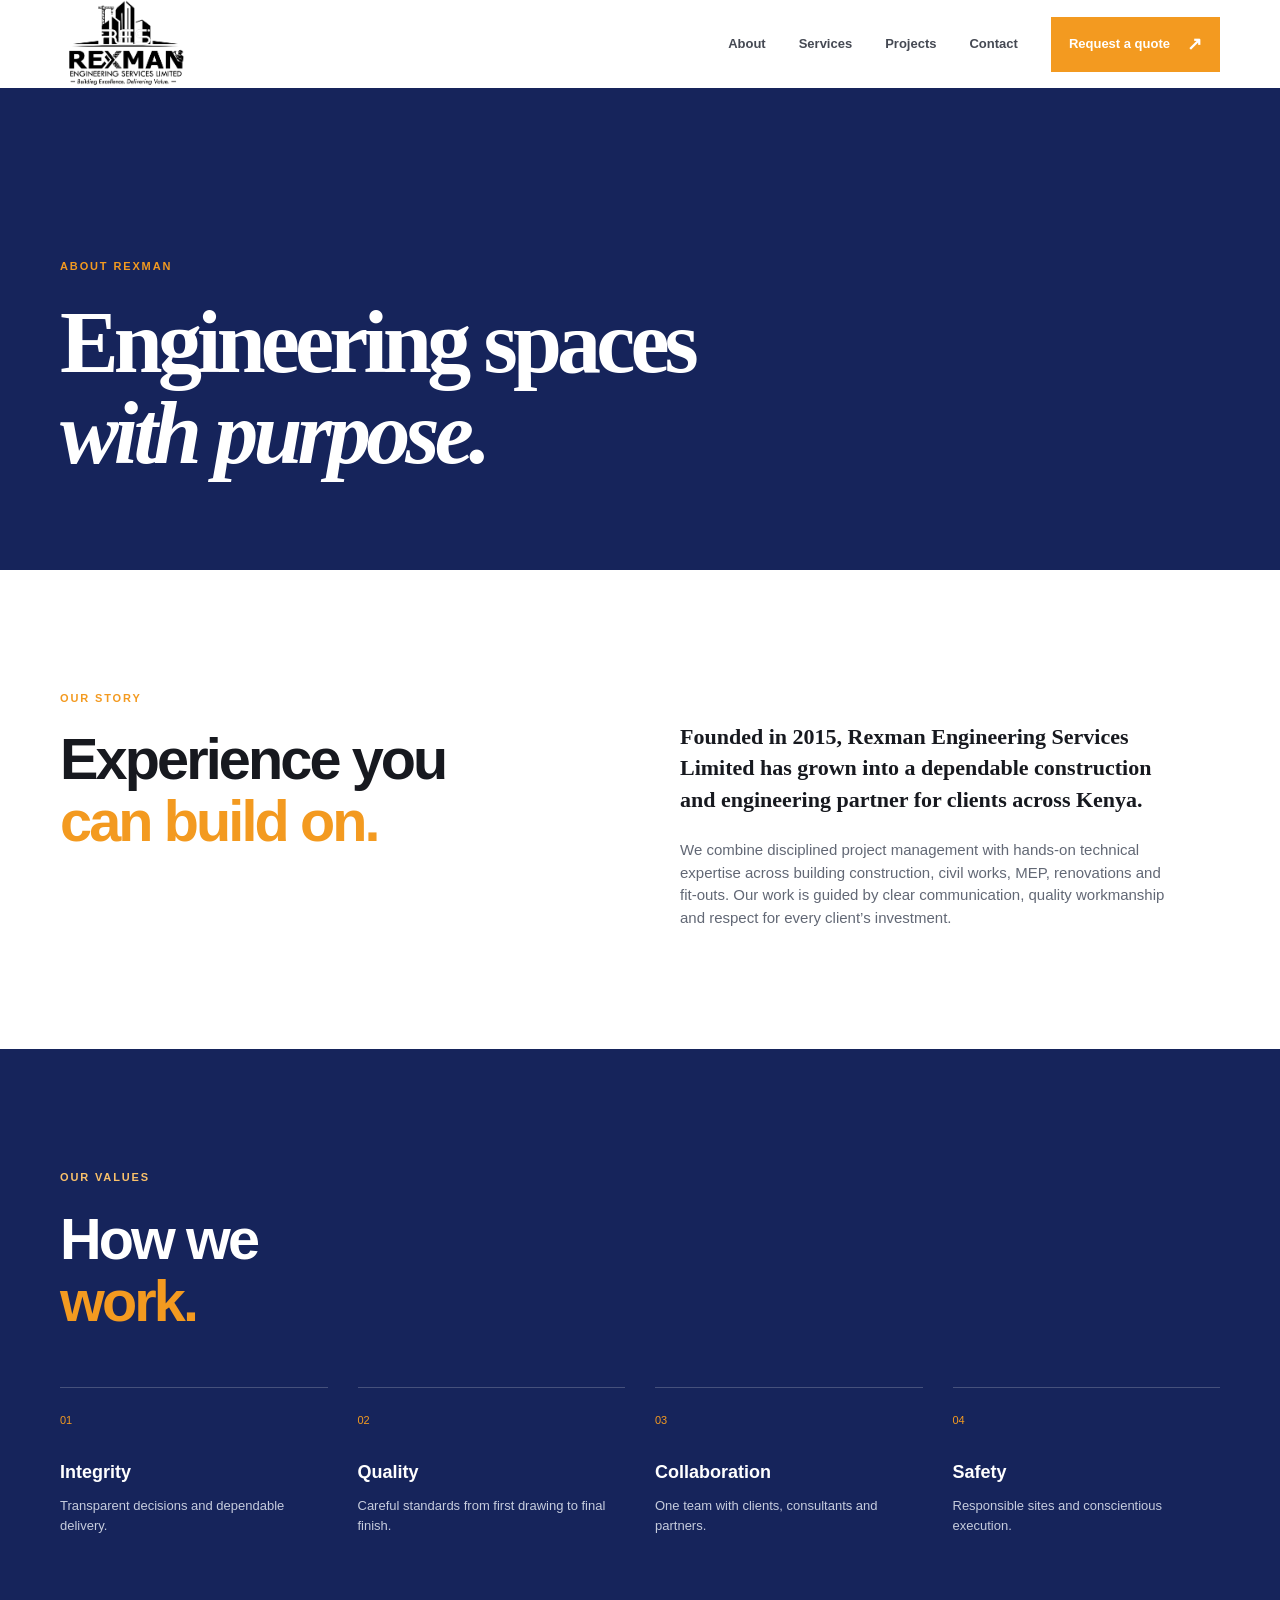
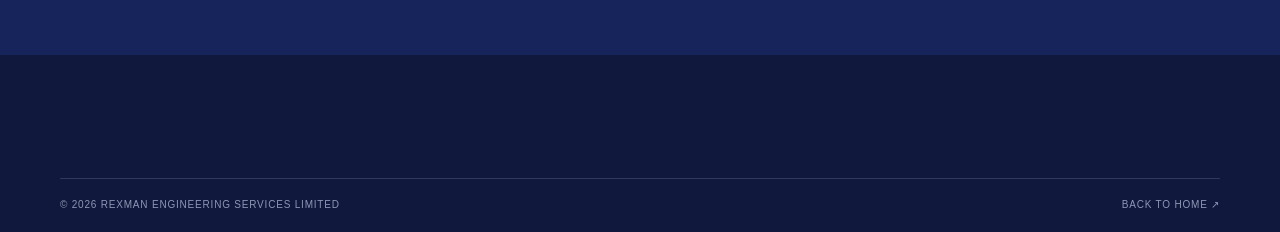
<file: about.html>
<!doctype html><html lang="en"><head><meta charset="utf-8"><meta name="viewport" content="width=device-width,initial-scale=1"><meta name="description" content="Learn about Rexman Engineering Services Limited, a trusted Kenyan construction and engineering partner."><title>About Rexman | Engineering Services Kenya</title><link rel="canonical" href="https://www.rexman.co.ke/about.html"><link rel="stylesheet" href="styles.css"></head><body><header class="site-header page-header"><div class="container nav-wrap"><a class="brand" href="index.html"><img src="Rexman_Logo.png" alt="Rexman Engineering Services Limited"></a><nav class="site-nav"><a href="about.html">About</a><a href="services.html">Services</a><a href="projects.html">Projects</a><a href="index.html#contact">Contact</a><a class="nav-cta" href="index.html#contact">Request a quote <span>↗</span></a></nav></div></header><main><section class="page-hero"><div class="container"><p class="eyebrow">ABOUT REXMAN</p><h1>Engineering spaces<br><em>with purpose.</em></h1></div></section><section class="section"><div class="container split"><div><p class="eyebrow">OUR STORY</p><h2>Experience you<br><em>can build on.</em></h2></div><div class="about-copy"><p class="lead">Founded in 2015, Rexman Engineering Services Limited has grown into a dependable construction and engineering partner for clients across Kenya.</p><p>We combine disciplined project management with hands-on technical expertise across building construction, civil works, MEP, renovations and fit-outs. Our work is guided by clear communication, quality workmanship and respect for every client’s investment.</p></div></div></section><section class="principles section"><div class="container"><div class="section-heading"><div><p class="eyebrow light">OUR VALUES</p><h2>How we<br><em>work.</em></h2></div></div><div class="principles-grid"><div class="principle"><span>01</span><h3>Integrity</h3><p>Transparent decisions and dependable delivery.</p></div><div class="principle"><span>02</span><h3>Quality</h3><p>Careful standards from first drawing to final finish.</p></div><div class="principle"><span>03</span><h3>Collaboration</h3><p>One team with clients, consultants and partners.</p></div><div class="principle"><span>04</span><h3>Safety</h3><p>Responsible sites and conscientious execution.</p></div></div></div></section></main><footer class="footer"><div class="container footer-bottom"><span>© 2026 Rexman Engineering Services Limited</span><a href="index.html">Back to home ↗</a></div></footer></body></html>
</file>
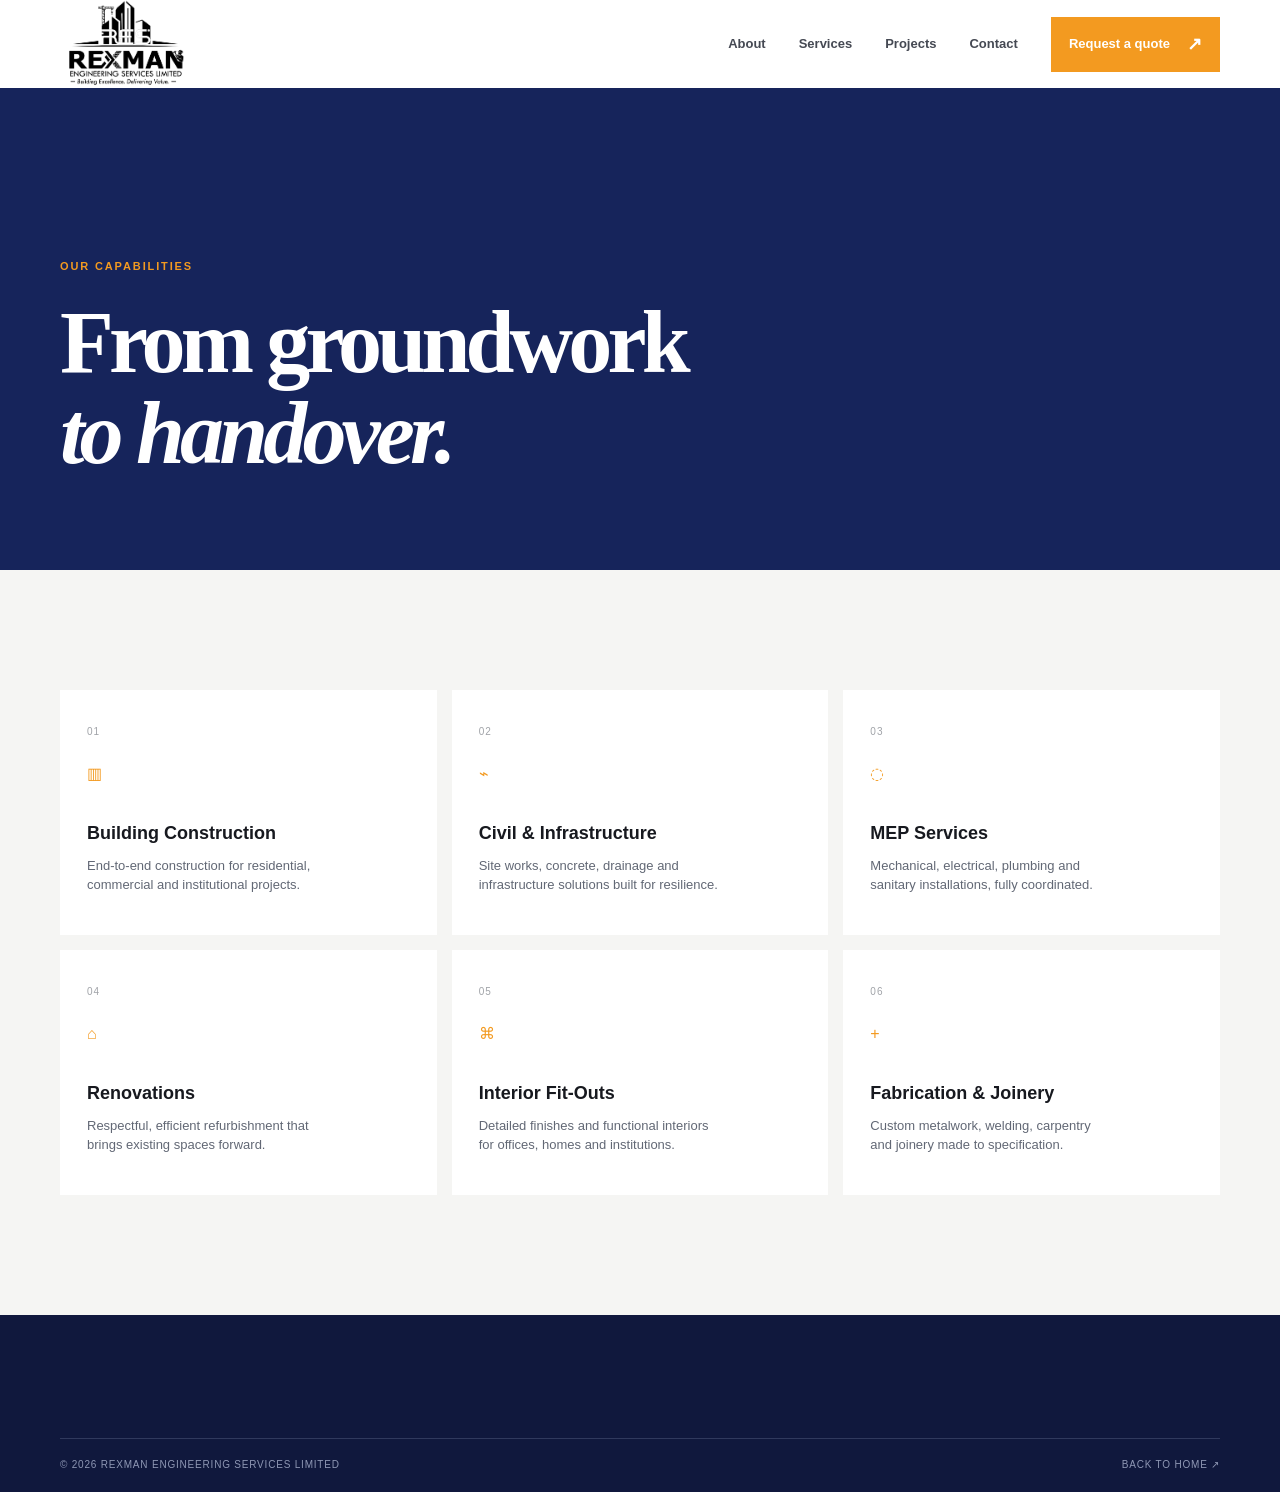
<file: services.html>
<!doctype html><html lang="en"><head><meta charset="utf-8"><meta name="viewport" content="width=device-width,initial-scale=1"><meta name="description" content="Explore Rexman's building construction, civil, MEP, renovation, fit-out and fabrication services."><title>Services | Rexman Engineering Services</title><link rel="canonical" href="https://www.rexman.co.ke/services.html"><link rel="stylesheet" href="styles.css"></head><body><header class="site-header page-header"><div class="container nav-wrap"><a class="brand" href="index.html"><img src="Rexman_Logo.png" alt="Rexman Engineering Services Limited"></a><nav class="site-nav"><a href="about.html">About</a><a href="services.html">Services</a><a href="projects.html">Projects</a><a href="index.html#contact">Contact</a><a class="nav-cta" href="index.html#contact">Request a quote <span>↗</span></a></nav></div></header><main><section class="page-hero"><div class="container"><p class="eyebrow">OUR CAPABILITIES</p><h1>From groundwork<br><em>to handover.</em></h1></div></section><section class="section services"><div class="container"><div class="service-grid"><article class="service-card"><span class="service-number">01</span><div class="service-icon">▥</div><h3>Building Construction</h3><p>End-to-end construction for residential, commercial and institutional projects.</p></article><article class="service-card"><span class="service-number">02</span><div class="service-icon">⌁</div><h3>Civil &amp; Infrastructure</h3><p>Site works, concrete, drainage and infrastructure solutions built for resilience.</p></article><article class="service-card"><span class="service-number">03</span><div class="service-icon">◌</div><h3>MEP Services</h3><p>Mechanical, electrical, plumbing and sanitary installations, fully coordinated.</p></article><article class="service-card"><span class="service-number">04</span><div class="service-icon">⌂</div><h3>Renovations</h3><p>Respectful, efficient refurbishment that brings existing spaces forward.</p></article><article class="service-card"><span class="service-number">05</span><div class="service-icon">⌘</div><h3>Interior Fit-Outs</h3><p>Detailed finishes and functional interiors for offices, homes and institutions.</p></article><article class="service-card"><span class="service-number">06</span><div class="service-icon">+</div><h3>Fabrication &amp; Joinery</h3><p>Custom metalwork, welding, carpentry and joinery made to specification.</p></article></div></div></section></main><footer class="footer"><div class="container footer-bottom"><span>© 2026 Rexman Engineering Services Limited</span><a href="index.html">Back to home ↗</a></div></footer></body></html>
</file>
<file: styles.css>
:root {
  --navy: #16245b;
  --orange: #f39a20;
  --ink: #17191f;
  --muted: #626875;
  --light: #f5f5f3;
}
* { box-sizing: border-box; }
html { scroll-behavior: smooth; }
html, body { max-width: 100%; overflow-x: hidden; }
body { margin: 0; color: var(--ink); background: #fff; font-family: "DM Sans", sans-serif; line-height: 1.5; }
h1, h2, h3, h4, p { margin: 0; }
h1, h2, h3, h4 { font-family: Manrope, sans-serif; }
a { color: inherit; text-decoration: none; }
.container { width: min(1160px, calc(100% - 64px)); margin: auto; }
.topbar { background: var(--navy); color: #dce1f8; font-size: 11px; letter-spacing: .08em; text-transform: uppercase; }
.topbar-inner { display: flex; justify-content: space-between; padding: 9px 0; }
.top-links { display: flex; gap: 25px; }
.site-header { height: 88px; background: rgba(255,255,255,.96); position: absolute; z-index: 5; top: 31px; left: 0; width: 100%; }
.nav-wrap { height: 100%; display: flex; align-items: center; justify-content: space-between; }
.brand { display: block; width: 184px; height: 100px; overflow: hidden; position: relative; }
.brand img { display: block; width: 130px; height: auto; position: absolute; top: -10px; left: 0; }
.site-nav { display: flex; align-items: center; gap: 33px; font-size: 13px; font-weight: 700; }
.site-nav > a:not(.nav-cta) { color: #454953; }
.site-nav > a:not(.nav-cta):hover { color: var(--orange); }
.nav-cta, .button { display: inline-flex; align-items: center; gap: 17px; font-weight: 700; transition: .25s; }
.nav-cta { background: var(--orange); color: #fff; padding: 14px 18px; }
.nav-cta span, .button span { font-size: 18px; }
.menu-toggle { display: none; border: 0; background: none; }
.hero { height: 690px; position: relative; color: #fff; display: flex; align-items: center; overflow: hidden; }
.hero-image { position: absolute; inset: 0; background: url("photos/hero%20photos/st-bakhita-kitengela-entry.jpeg") center/cover; transition: opacity .7s ease, background-image .7s ease; }
.hero-image.is-changing { opacity: .2; }
.hero-slide-text { transition: opacity .35s ease, transform .35s ease; }
.hero-slide-text.is-changing { opacity: 0; transform: translateY(10px); }
.hero-overlay { position: absolute; inset: 0; background: linear-gradient(90deg, rgba(9,16,48,.92), rgba(17,29,77,.75) 48%, rgba(9,16,48,.2)); }
.hero-content { position: relative; padding-top: 78px; }
.eyebrow { color: var(--orange); font-size: 11px; letter-spacing: .17em; font-weight: 800; margin-bottom: 22px; }
.eyebrow.light { color: #fac16a; }
.hero h1 { font-size: clamp(48px, 7vw, 88px); line-height: 1.04; letter-spacing: -.055em; text-transform: capitalize; max-width: 770px; }
.hero h1 em, h2 em { font-style: normal; color: var(--orange); }
.hero-copy { font-size: 17px; max-width: 535px; color: #e5e7ee; margin: 27px 0 34px; }
.hero-actions { display: flex; gap: 12px; }
.button { border: 0; padding: 16px 21px; font-size: 13px; cursor: pointer; }
.button-orange { background: var(--orange); color: #fff; }
.button-orange:hover { background: #ffad35; transform: translateY(-2px); }
.button-outline { border: 1px solid rgba(255,255,255,.55); color: #fff; }
.button-outline:hover { border-color: var(--orange); color: var(--orange); }
.hero-note { display: flex; align-items: center; gap: 13px; text-transform: uppercase; font-size: 10px; letter-spacing: .14em; color: #c9cfdf; margin-top: 82px; }
.line { height: 1px; width: 38px; background: var(--orange); }
.scroll-cue { position: absolute; right: 32px; bottom: 33px; font-size: 10px; letter-spacing: .14em; writing-mode: vertical-rl; color: #c9cfdf; }
.scroll-cue span { color: var(--orange); font-size: 16px; margin-top: 10px; }
.stats { background: var(--orange); color: #fff; }
.stats-grid { display: grid; grid-template-columns: repeat(4, 1fr); }
.stat { min-width: 0; padding: 25px 30px; border-left: 1px solid rgba(255,255,255,.25); display: flex; flex-direction: column; }
.stat:first-child { border: 0; }
.stat strong { font: 800 31px Manrope; }
.stat strong span { font-size: 22px; }
.stat small { font-size: 11px; opacity: .85; }
.stat-location { flex-direction: row; gap: 13px; align-items: center; }
.pin { font-size: 27px; border: 1px solid rgba(255,255,255,.6); border-radius: 50%; width: 34px; height: 34px; text-align: center; line-height: 30px; }
.section { padding: 120px 0; }
.split { display: grid; grid-template-columns: 1fr 1fr; gap: 80px; }
.section h2 { font-size: clamp(40px, 4.5vw, 64px); line-height: 1.08; letter-spacing: -.05em; }
.about-copy { max-width: 500px; padding-top: 31px; }
.lead { font: 600 22px/1.45 Manrope; margin-bottom: 23px; }
.about-copy > p:not(.lead) { font-size: 15px; color: var(--muted); }
.text-link { display: inline-flex; gap: 18px; align-items: center; margin-top: 30px; color: var(--navy); font-size: 12px; text-transform: uppercase; letter-spacing: .1em; font-weight: 800; border-bottom: 1px solid var(--orange); padding-bottom: 8px; }
.text-link span { color: var(--orange); font-size: 20px; }
.services, .contact { background: var(--light); }
.credentials { background: #fff; }
.credential-grid { display: grid; grid-template-columns: repeat(3, 1fr); gap: 15px; }
.credential { border: 1px solid #e1e2e1; padding: 30px; }
.credential > span { color: var(--orange); font-size: 25px; }
.credential h3 { font-size: 17px; margin: 22px 0 8px; }
.credential p { color: var(--muted); font-size: 13px; }
.partners { background: var(--orange); color: #fff; }
.partners-inner { display: grid; grid-template-columns: 1fr 1.5fr; gap: 80px; align-items: center; }
.partners .eyebrow { color: #fff; opacity: .8; }
.partner-list { display: grid; grid-template-columns: 1fr 1fr; gap: 35px 25px; }
.partner-list a { border-top: 1px solid rgba(255,255,255,.55); padding-top: 15px; font: 700 15px Manrope; letter-spacing: .08em; transition: color .25s, padding-left .25s; }
.partner-list a span { color: #fff; float: right; font-size: 18px; }
.partner-list a:hover { color: var(--navy); padding-left: 8px; }
.section-heading { display: flex; justify-content: space-between; align-items: flex-end; margin-bottom: 55px; }
.section-heading > p { max-width: 325px; font-size: 14px; color: var(--muted); padding-bottom: 7px; }
.service-grid { display: grid; grid-template-columns: repeat(3, 1fr); gap: 15px; }
.service-card { position: relative; background: #fff; min-height: 245px; padding: 28px 27px; transition: .25s; }
.service-card:hover { transform: translateY(-5px); box-shadow: 0 16px 35px rgba(22,36,91,.1); }
.service-number { font-size: 10px; color: #a0a3a8; letter-spacing: .1em; }
.service-icon { color: var(--orange); width: 42px; height: 42px; margin: 20px 0 16px; }
.service-icon svg { display: block; width: 100%; height: 100%; fill: none; stroke: currentColor; stroke-width: 2; stroke-linecap: round; stroke-linejoin: round; }
.service-card h3 { font-size: 18px; }
.service-card p { font-size: 13px; color: var(--muted); max-width: 245px; margin-top: 9px; }
.service-card > a:not(.card-action) { position: absolute; right: 25px; bottom: 25px; color: var(--orange); font-size: 22px; }
.service-card-dark { background: var(--navy); color: #fff; }
.service-card-dark p { color: #cbd1e2; }
.card-action { position: absolute; bottom: 25px; left: 27px; color: var(--orange); font-size: 11px; text-transform: uppercase; letter-spacing: .1em; font-weight: 800; }
.card-action span { font-size: 18px; margin-left: 10px; }
.project-grid { display: grid; grid-template-columns: repeat(2, 1fr); gap: 45px 18px; }
.project-large { grid-column: span 2; }
.project-photo { width: 100%; height: 295px; aspect-ratio: 16 / 10; overflow: hidden; background-position: center; background-size: cover; transition: .5s; }
.project-photo-pair { background: var(--navy); }
.project-image { position: relative; width: 100%; height: 100%; min-width: 0; overflow: hidden; background: #dfe3e8; }
.project-image > img:first-child { display: block; width: 100%; height: 100%; min-height: 160px; object-fit: contain; background: #eef0f4; }
.image-watermark { position: absolute; z-index: 1; width: 31%; height: auto !important; min-height: 0 !important; object-fit: contain !important; opacity: .28; right: 10px; bottom: 10px; filter: brightness(0) invert(1); pointer-events: none; }
.project-large .project-photo { height: 490px; }
.project-card { overflow: hidden; border: 1px solid #dfe2e8; background: #fff; transition: transform .25s, box-shadow .25s, background .25s; }
.project-card:nth-child(even) { background: #f7f8fa; }
.project-card:hover { transform: translateY(-4px); box-shadow: 0 14px 30px rgba(22,36,91,.12); }
.project-card-button { display: block; width: 100%; border: 0; padding: 0; background: transparent; color: inherit; text-align: left; cursor: pointer; font: inherit; }
.project-card-button small { display: block; color: var(--muted); font-size: 11px; margin-top: 6px; }
.category-badge, .status-badge { display: inline-block; font-style: normal; font-size: 9px; letter-spacing: .08em; text-transform: uppercase; }
.category-badge { color: var(--navy); }
.status-badge { margin-left: 10px; padding: 4px 7px; background: #e9f5ec; color: #257444; }
.status-ongoing { background: #fff2dc; color: #a76300; }
.status-upcoming { background: #e8ecfb; color: var(--navy); }
.project-card:hover .project-photo { transform: scale(1.025); }
.project-meta { display: flex; justify-content: space-between; gap: 15px; padding: 16px 18px 19px; border-top: 3px solid var(--orange); }
.project-meta span { font-size: 10px; letter-spacing: .13em; color: #888c95; }
.project-meta h3 { font-size: 20px; margin-top: 6px; }
.project-meta > b { font-size: 10px; white-space: nowrap; text-transform: uppercase; color: var(--orange); padding-top: 4px; }
.profile-categories { display: flex; flex-wrap: wrap; gap: 9px; margin: -25px 0 45px; }
.profile-categories span { padding: 9px 12px; border: 1px solid #e1e2e1; color: var(--muted); font-size: 10px; letter-spacing: .06em; text-transform: uppercase; }
.project-group { border-top: 1px solid #dfe1e5; }
.project-group:last-child { border-bottom: 1px solid #dfe1e5; }
.project-group summary { display: flex; justify-content: space-between; align-items: center; padding: 24px 4px; cursor: pointer; list-style: none; color: var(--navy); font: 800 18px Manrope; }
.project-group summary::-webkit-details-marker { display: none; }
.project-group summary b { color: var(--muted); font: 700 11px "DM Sans"; text-transform: uppercase; letter-spacing: .08em; }
.project-group summary i { display: inline-block; margin-left: 12px; color: var(--orange); font-size: 18px; font-style: normal; transition: transform .2s; }
.project-group[open] summary i { transform: rotate(45deg); }
.project-group .project-grid { padding: 0 0 45px; }
.project-group .project-card.reveal { opacity: 1; transform: none; }
.page-header { position: relative; top: 0; }
.page-hero { background: var(--navy); color: #fff; padding: 170px 0 90px; }
.page-hero h1 { font: 800 clamp(48px, 7vw, 88px)/1.04 Manrope; letter-spacing: -.055em; }
.filter-bar { display: flex; flex-wrap: wrap; gap: 10px; margin-bottom: 45px; }
.filter-bar button { border: 1px solid #d6d8dd; background: #fff; padding: 11px 18px; color: var(--muted); font: 700 11px "DM Sans"; cursor: pointer; }
.filter-bar button:hover, .filter-bar button.active { background: var(--orange); border-color: var(--orange); color: #fff; }
[hidden] { display: none !important; }
.modal-open { overflow: hidden; }
.project-modal { display: none; position: fixed; inset: 0; z-index: 20; align-items: center; justify-content: center; padding: 25px; }
.project-modal.open { display: flex; }
.modal-backdrop { position: absolute; inset: 0; background: rgba(8,14,42,.78); }
.modal-dialog { position: relative; z-index: 1; display: grid; grid-template-columns: 1.15fr .85fr; width: min(900px, 100%); max-height: 90vh; overflow: auto; background: #fff; }
.modal-close { position: absolute; z-index: 2; right: 15px; top: 12px; border: 0; background: #fff; color: var(--navy); width: 34px; height: 34px; border-radius: 50%; font-size: 25px; line-height: 1; cursor: pointer; }
.modal-gallery { display: grid; grid-template-columns: 1fr 1fr; gap: 3px; background: var(--navy); }
.modal-gallery .project-image { min-height: 220px; }
.modal-gallery .project-image > img:first-child { max-height: 440px; }
.modal-gallery .project-image:only-child { grid-column: span 2; }
.modal-copy { padding: 48px 35px 35px; }
.modal-copy h2 { font-size: 34px; line-height: 1.08; margin: 22px 0 12px; }
.modal-copy p { color: var(--muted); font-size: 14px; margin-top: 12px; }
.modal-copy #modal-meta { font-weight: 700; color: var(--navy); }
.principles { background: var(--navy); color: #fff; }
.principles-top { display: flex; justify-content: space-between; align-items: flex-end; margin-bottom: 62px; }
.principles-top h2 { text-align: right; }
.principles-grid { display: grid; grid-template-columns: repeat(4, 1fr); gap: 30px; }
.principle { border-top: 1px solid #46517c; padding-top: 19px; }
.principle span { font-size: 11px; color: var(--orange); }
.principle h3 { font-size: 18px; margin: 28px 0 10px; }
.principle p { font-size: 13px; color: #c6ccdd; }
.cta-band { background: #222f6c; color: #fff; padding: 78px 0; }
.cta-inner { display: flex; align-items: center; justify-content: space-between; }
.cta-inner h2 { font-size: clamp(40px, 4vw, 59px); }
.contact-grid { display: grid; grid-template-columns: .85fr 1.15fr; gap: 100px; }
.contact-intro > p:not(.eyebrow) { color: var(--muted); max-width: 370px; margin-top: 25px; font-size: 15px; }
.contact-details { display: flex; flex-direction: column; gap: 7px; margin-top: 35px; font: 600 16px Manrope; }
.contact-details a:first-child { color: var(--navy); }
.contact-details span { font: 400 14px "DM Sans"; color: var(--muted); margin-top: 7px; }
.contact-form { background: #fff; padding: 35px 38px; display: grid; grid-template-columns: 1fr 1fr; gap: 23px 18px; box-shadow: 0 10px 30px rgba(17,29,77,.05); }
label { font-size: 11px; text-transform: uppercase; letter-spacing: .1em; font-weight: 700; color: #666; display: flex; flex-direction: column; gap: 8px; }
input, select, textarea { font: 400 14px "DM Sans"; border: 0; border-bottom: 1px solid #cfd1d5; padding: 9px 0; color: var(--ink); outline: 0; background: #fff; resize: vertical; }
input:focus, select:focus, textarea:focus { border-color: var(--orange); }
.contact-form label:nth-child(3), .contact-form label:nth-child(4), .contact-form button, .form-status { grid-column: span 2; }
.button-navy { background: var(--navy); color: #fff; width: max-content; }
.form-status { font-size: 12px; color: var(--orange); margin-top: -10px; }
.footer { background: #10183d; color: #fff; padding: 65px 0 20px; }
.footer-grid { display: grid; grid-template-columns: 2fr 1fr 1.3fr; gap: 30px; }
.footer-brand { height: 70px; }
.footer-brand img { filter: invert(1); width: 180px; top: -18px; }
.footer-grid > div:first-child p { color: #aeb7d1; font-size: 14px; margin-top: 16px; }
.footer h4 { font-size: 12px; text-transform: uppercase; letter-spacing: .15em; color: var(--orange); margin-bottom: 20px; }
.footer-grid > div:not(:first-child) { display: flex; flex-direction: column; gap: 8px; font-size: 13px; color: #d2d6e3; }
.footer-grid a:hover { color: var(--orange); }
.footer-bottom { border-top: 1px solid #30395d; margin-top: 58px; padding-top: 18px; display: flex; justify-content: space-between; font-size: 10px; color: #8e97b4; text-transform: uppercase; letter-spacing: .08em; }
.whatsapp { position: fixed; z-index: 8; right: 25px; bottom: 24px; background: #1fb568; color: #fff; border-radius: 50px; padding: 12px 16px; font-size: 22px; box-shadow: 0 8px 22px rgba(15,90,54,.28); display: flex; align-items: center; gap: 8px; }
.whatsapp svg { width: 23px; height: 23px; fill: currentColor; }
.whatsapp span { font: 700 11px "DM Sans"; }
.reveal { opacity: 0; transform: translateY(22px); transition: opacity .7s ease, transform .7s ease; }
.reveal.visible { opacity: 1; transform: none; }
.sr-only { position: absolute; width: 1px; height: 1px; overflow: hidden; clip: rect(0,0,0,0); }
@media (max-width: 760px) {
  .container { width: min(100% - 40px, 560px); }
  .topbar-inner { font-size: 9px; }
  .top-links { display: none; }
  .site-header { top: 29px; height: 75px; }
  .page-header { top: 0; height: 75px; position: relative; }
  .page-header .site-nav { display: flex; gap: 16px; }
  .page-header .site-nav .nav-cta { display: none; }
  .page-hero { padding: 95px 0 65px; }
  .brand { width: 130px; height: 100px; }
  .brand img { width: 110px; top: 0px; }
  .menu-toggle { display: flex; flex-direction: column; gap: 5px; }
  .menu-toggle span { width: 25px; height: 2px; background: var(--navy); }
  .site-nav { display: none; position: absolute; top: 75px; left: 0; right: 0; background: #fff; padding: 24px 20px; flex-direction: column; align-items: flex-start; gap: 18px; box-shadow: 0 8px 20px #16245b1c; }
  .site-nav.open { display: flex; }
  .nav-cta { width: 100%; justify-content: space-between; }
  .hero { height: 680px; }
  .hero-content { padding-top: 80px; }
  .hero h1 { font-size: 48px; }
  .hero-copy { font-size: 15px; }
  .hero-note { margin-top: 55px; }
  .scroll-cue { display: none; }
  .stats-grid { grid-template-columns: 1fr 1fr; }
  .stat { padding: 19px 15px; }
  .stat:nth-child(3), .stat:nth-child(4) { border-top: 1px solid #ffffff40; }
  .stat:nth-child(3) { border-left: 0; }
  .section { padding: 80px 0; }
  .split, .contact-grid { grid-template-columns: 1fr; gap: 30px; }
  .about-copy { padding-top: 0; }
  .section-heading, .principles-top { display: block; }
  .credential-grid, .partners-inner { grid-template-columns: 1fr; gap: 30px; }
  .partner-list { gap: 25px 15px; }
  .section-heading > p { margin-top: 24px; }
  .profile-categories { margin: -10px 0 35px; }
  .service-grid { grid-template-columns: 1fr 1fr; gap: 10px; }
  .service-card { min-height: 230px; padding: 20px 17px; }
  .service-card h3 { font-size: 16px; }
  .service-card p { font-size: 12px; }
  .service-icon { margin: 20px 0 13px; }
  .project-grid { grid-template-columns: 1fr; gap: 35px; }
  .project-large { grid-column: span 1; }
  .project-photo, .project-large .project-photo { height: 260px; aspect-ratio: 16 / 10; }
  .modal-dialog { grid-template-columns: 1fr; max-height: 88vh; }
  .modal-gallery { max-height: 260px; }
  .modal-gallery .project-image { min-height: 160px; max-height: 260px; }
  .modal-copy { padding: 30px 22px 25px; }
  .modal-copy h2 { font-size: 27px; }
  .desktop-link { margin-top: 24px; }
  .principles-top h2 { text-align: left; margin-top: 30px; }
  .principles-grid { grid-template-columns: 1fr 1fr; gap: 35px 18px; }
  .cta-inner { display: block; }
  .cta-inner .button { margin-top: 28px; }
  .contact-form { padding: 25px 20px; grid-template-columns: 1fr; }
  .contact-form label:nth-child(3), .contact-form label:nth-child(4), .contact-form button, .form-status { grid-column: span 1; }
  .footer-grid { grid-template-columns: 1fr 1fr; }
  .footer-grid > div:first-child { grid-column: span 2; }
  .footer-bottom { display: block; line-height: 2; }
  .footer-bottom span { display: block; }
  .hero-actions { flex-wrap: wrap; }
  .page-header .site-nav { display: flex; position: static; padding: 0; box-shadow: none; flex-direction: row; align-items: center; gap: 12px; font-size: 10px; }
  .page-header .site-nav a:not(.nav-cta) { display: none; }
  .page-header .site-nav a:last-of-type { display: block; }
}
</file>
